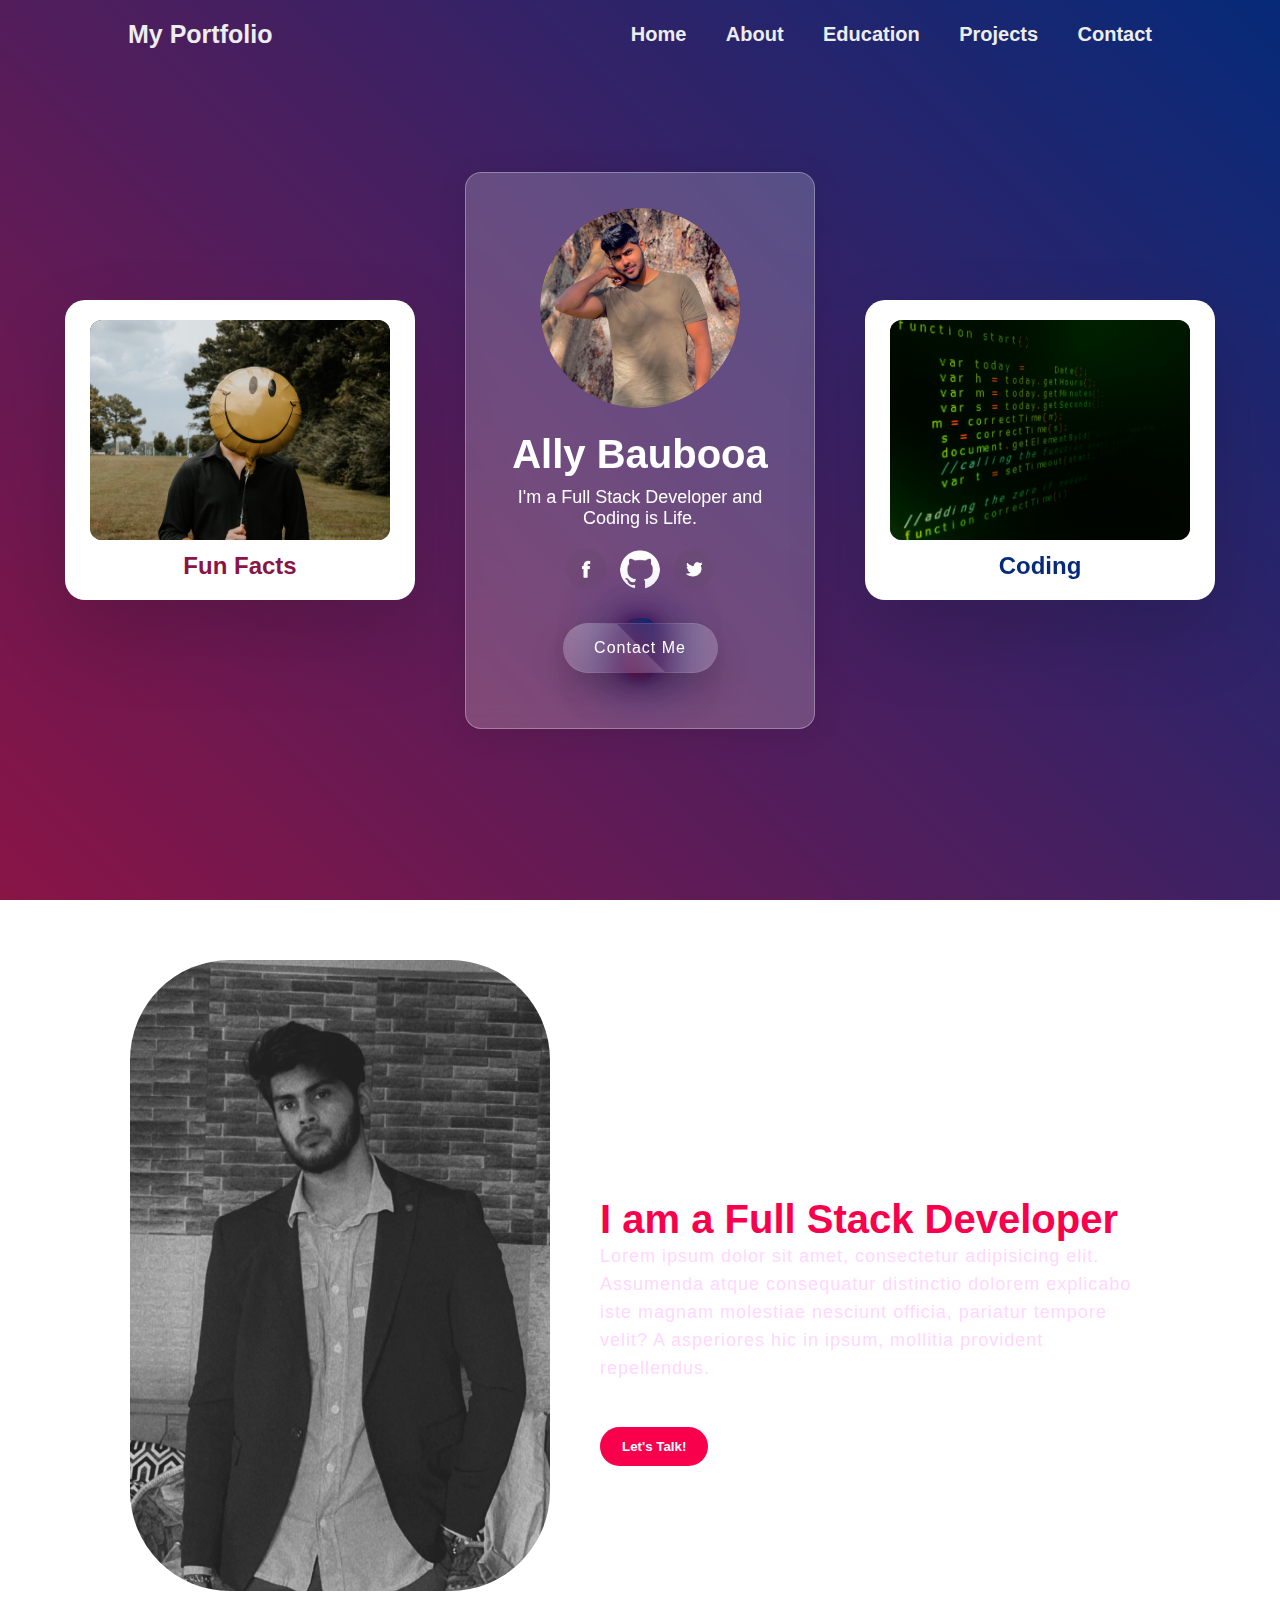
<file: templates/index.html>
<!DOCTYPE html>
<html>
<head>
    <meta name="viewport" content="width=device-width, initial-scale=1.0">
    <title>My Portfolio</title>
    <link rel="stylesheet" href="../static/style.css">
    <link rel="stylesheet" href="../static/nav.css">
    <link rel="stylesheet" href="../static/about.css">
</head>
<body>
<header class="header">
      <a href="#" class="logo">My Portfolio</a>

      <nav class="navbar">
          <a href="#home" class="active">Home</a>
          <a href="#about">About</a>
          <a href="#education">Education</a>
          <a href="projects.html">Projects</a>
          <a href="contact.html">Contact</a>
      </nav>
</header>

<section class="home" id="home">
<div class="container">
    <div class="card1" style="--clr:#891446">
        <div class="imgBx">
            <img src="../static/images/fun.jpg">
        </div>
        <div class="content">
            <h2>Fun Facts</h2>
            <p>Lorem ipsum dolor sit amet, consectetur adipisicing elit. A accusantium ad ducimus eligendi error eveniet illum molestias odio reiciendis saepe soluta, veritatis voluptas, voluptates. Doloribus esse incidunt itaque porro unde?</p>
            <a href="#about">Read More</a>
        </div>
    </div>
    <div class="card" data-tilt>
        <img src="../static/images/profilesized.png">
        <h2>Ally Baubooa</h2>
        <p>I'm a Full Stack Developer and Coding is Life. </p>
        <div class="links">
            <a href="https://www.facebook.com/allyhussein.baubooa"><img src="../static/images/facebook.png"></a>
            <a href="https://github.com/allybaubooa"><img src="../static/images/github-logo.png"></a>
            <a href="https://twitter.com/ally_wizzyboo"><img src="../static/images/twitter.png"></a>
        </div>
        <div class="container1">
            <div class="btn"><a href="#">Contact Me</a> </div>
        </div>
    </div>
    <div class="card1" style="--clr:#062A79">
        <div class="imgBx">
            <img src="../static/images/code.jpg">
        </div>
        <div class="content">
            <h2>Coding</h2>
            <p>Lorem ipsum dolor sit amet, consectetur adipisicing elit. A accusantium ad ducimus eligendi error eveniet illum molestias odio reiciendis saepe soluta, veritatis voluptas, voluptates. Doloribus esse incidunt itaque porro unde?</p>
            <a href="#about">Read More</a>
        </div>
    </div>
</div>
</section>

<section class="about-section" id="about">
    <div class="about-main">
        <img src="../static/images/ProfileImage.png">
        <div class="about-text">
        <h1>About Me</h1>
            <h5>I am a <span> Full Stack Developer</span></h5>
<!--            <div class="wrapper">-->
<!--                <div class="static-txt">I'm a</div>-->
<!--                <ul class="dynamic-texts">-->
<!--                    <li><span>Full Stack Developer</span></li>-->
<!--                    <li><span>Technician</span></li>-->
<!--                    <li><span>Data Analyst</span></li>-->
<!--                    <li><span>Freelancer</span></li>-->
<!--                </ul>-->
<!--            </div>-->
            <p>
                Lorem ipsum dolor sit amet, consectetur adipisicing elit.
                Assumenda atque consequatur distinctio dolorem explicabo iste magnam
                molestiae nesciunt officia, pariatur tempore velit? A asperiores hic in ipsum,
                mollitia provident repellendus.
            </p>
            <button type="button">Let's Talk!</button>
        </div>
    </div>
</section>

<!--<section class="education" id="education">-->
<!--    <h2 class="heading">My <span>Journey</span></h2>-->
<!--</section>-->

<script src="../static/vanilla-tilt.js"></script>
</body>
</html>
</file>
<file: static/nav.css>
.header {
  position: absolute;
  top: 0;
  left: 0;
  width: 100%;
  padding: 20px 10%;
  background: transparent;
  display: flex;
  justify-content: space-between;
  align-items: center;
  z-index: 100;
}

.logo{
  font-size: 25px;
  color: #ededed;
  text-decoration: none;
  font-weight: 600;
}

.navbar a {
  font-size: 20px;
  color: #ededed;
  text-decoration: none;
  font-weight: 550;
  margin-left: 35px;
}

.navbar a:hover{
  color: #891446;
}

.navbar a.active{
}

/*@media (min-width:300px) and (max-width: 1250px) {*/
/*.navbar a {*/
/*  font-weight: 550;*/
/*}*/

/*}*/
</file>
<file: static/about.css>
.about-section {
    /*display: flex;*/
    /*align-items: center;*/
    position: relative;
    background: linear-gradient(45deg, #000000, #062A79) no-repeat fixed;
    padding: 0;
    margin: 0;
    box-sizing: border-box;
    font-family: 'Poppins', sans-serif;
}

.about-section {
    width: 100%;
}

.about-section img{
    height: auto;
    width: 420px;
    border-radius: 100px;
}
.about-text{
    width: 550px;
}

.about-main{
  width: 100%;
  height: 100%;
  position: relative;
  display: flex;
  align-items: center;
  justify-content: center;
  flex-wrap: wrap;
  gap: 100px 50px;
  padding: 60px 50px;
}

.about-text h1{
    color: white;
    font-size: 80px;
    text-transform: capitalize;
    margin-bottom: 20px;
}

.about-text h5{
    color: #f9004c;
    font-size: 40px;
}

/*.wrapper{*/
/*    display: inline-flex;*/
/*    align-items: center;*/
/*}*/

/*.wrapper .static-txt{*/
/*    color: #fff;*/
/*    font-size: 40px;*/
/*    font-weight: 400;*/
/*}*/

/*.wrapper .dynamic-texts{*/
/*    margin-left: 15px;*/
/*    height: 90px;*/
/*    line-height: 90px;*/
/*    overflow: hidden;*/
/*}*/

/*.dynamic-texts li{*/
/*    color: #f9004c;*/
/*    list-style: none;*/
/*    font-size: 40px;*/
/*    font-weight: 500;*/
/*    position: relative;*/
/*    top: 0;*/
/*    animation: slide 6s steps(4) infinite;*/
/*}*/
/*@keyframes slide {*/
/*    100%{*/
/*        top: -360px;*/
/*    }*/
/*}*/

/*.dynamic-texts li span{*/
/*    position: relative;*/
/*}*/
/*.dynamic-texts li span::after{*/
/*    content: "";*/
/*    position: absolute;*/
/*    left: 0;*/
/*    height: 150%;*/
/*    width: 100%;*/
/*    background: linear-gradient(45deg, #000000, #062A79) no-repeat fixed;*/
/*    border-left: 2px solid #f9004c;*/
/*    animation: typing 1.5s steps(10) infinite;*/
/*}*/
/*@keyframes typing {*/
/*    100%{*/
/*        left: 100%;*/
/*        margin: 0 -35px 0 35px;*/
/*    }*/
/*}*/

.about-text p{
    color: #fcfc;
    letter-spacing: 1px;
    line-height: 28px;
    font-size: 18px;
    margin-bottom: 45px;
}

button{
    background: #f9004c;
    color: white;
    text-decoration: none;
    border: 2px solid transparent;
    font-weight: bold;
    padding: 10px 20px;
    border-radius: 30px;
    transition: .4s;
}

button:hover{
    background: transparent;
    border: 2px solid #f9004c;
    cursor: pointer;
}

@media (min-width:300px) and (max-width: 500px){
    .about-section img{
        width: 300px;
    }

    .about-text h1{
        font-size: 60px;
        margin-bottom: 20px;
    }

    .about-text h5{
        font-size: 30px;
    }

    .about-text{
        text-align: center;
    }
}

@media (max-width: 1120px){
    .about-main{
        gap: 20px 50px;
    }
}
</file>
<file: static/style.css>
/* Reset styles for consistent browser rendering */
* {
  box-sizing: border-box;
  margin: 0;
  padding: 0;
  font-family: 'Poppins', sans-serif;
  }

html{
  scroll-behavior: smooth;
}

body{
  justify-content: center;
  align-items: center;
  height: 100%;
  margin: 0;
}

.home {
  display: flex;
  justify-content: center;
  align-items: center;
  height: 100%;
  margin: 0;
  background: linear-gradient(45deg, #891446, #062A79) no-repeat fixed;
}

.container{
  width: 100%;
  height: 100vh;
  position: relative;
  display: flex;
  align-items: center;
  justify-content: center;
  flex-wrap: wrap;
  gap: 100px 50px;
  padding: 100px 50px;
}

.card{
  position: relative;
  width: 90%;
  max-width: 350px;
  color: #fff;
  text-align: center;
  padding: 35px 35px;
  border: 1px solid rgba(255,255,255,0.3);
  background: rgba(255,255,255,0.2);
  border-radius: 16px;
  box-shadow:0 4px 30px rgba(0,0,0,.1);
  backdrop-filter: blur(10px);
}

.card img{
  width: 200px;
  border-radius: 50%;
}

.card h2{
  font-size: 40px;
  font-weight: 600;
  margin-top: 20px;
}

.card p{
  font-size: 18px;
  margin: 10px auto;
  max-width: 330px;
}

.card .links img{
  width: 40px;
  border-radius: 50%;
  margin: 10px 5px;
  transition: 0.5s;
}

.card .links img:hover{
  background: #D6FFFF;
}

.container1{
  position: relative;
  display: inline-flex;
  justify-content: center;
  justify-items: center;
  width: 200px;
  height: 100%;
}

.container1 .btn{
  position: relative;
  width: 155px;
  height: 50px;
  margin: 20px;
}

.container1 .btn a{
  position: absolute;
  top: 0;
  left: 0;
  width: 100%;
  height: 100%;
  display: flex;
  justify-content: center;
  align-items: center;
  background: rgba(255,255,255,0.05);
  box-shadow: 0 15px 35px rgba(0,0,0,0.2);
  border-top: 1px solid rgba(255,255,255,0.1);
  border-bottom: 1px solid rgba(255,255,255,0.1);
  border-radius: 30px;
  color: #fff;
  z-index: 1;
  font-weight: 400;
  letter-spacing: 1px;
  text-decoration: none;
  overflow: hidden;
  transition: 0.5s;
  backdrop-filter: blur(15px);
}

.container1 .btn:hover a{
  letter-spacing: 3px;
}

.container1 .btn a::before{
  content: '';
  position: absolute;
  top: 0;
  left: 0;
  width: 50%;
  height: 100%;
  background: linear-gradient(to left, rgba(255,255,255,0.15),transparent);
  transform: skewX(45deg) translateX(0);
  transition: 0.5s;
}

.container1 .btn:hover a::before{
  transform: skewX(45deg)  translateX(200%);
}

.container1 .btn::before{
  content: '';
  position: absolute;
  left: 50%;
  transform: translateX(-50%);
  bottom: -5px;
  width: 30px;
  height: 50px;
  background: #891446;
  border-radius: 10px;
  transition: 0.5s;
  transition-delay: 0s;
}

.container1 .btn:hover::before{
  bottom: 0;
  height: 50%;
  width: 90%;
  border-radius: 30px;
  transition-delay: 0.5s;
}

.container1 .btn::after{
  content: '';
  position: absolute;
  left: 50%;
  transform: translateX(-50%);
  top: -5px;
  width: 30px;
  height: 50px;
  background: #891446;
  border-radius: 10px;
  transition: 0.5s;
  transition-delay: 0s;
}

.container1 .btn:hover::after{
  top: 0;
  height: 50%;
  width: 90%;
  border-radius: 30px;
  transition-delay: 0.5s;
}

.container1 .btn:nth-child(1)::before,
.container1 .btn:nth-child(1)::after{
  background: linear-gradient(45deg, #891446, #062A79);
  box-shadow: 0 0 5px #891446,
  0 0 15px #062A79,
  0 0 30px #891446,
  0 0 60px #062A79;
}

.container .card1{
  position: relative;
  display: flex;
  justify-content: center;
  align-items: flex-start;
  width: 350px;
  height: 300px;
  background: #fff;
  border-radius: 20px;
  box-shadow: 0 35px 80px rgba(0,0,0,0.15);
  transition: 0.5s;
}

.container .card1:hover{
}

.container .card1 .imgBx{
  position: absolute;
  top: 20px;
  width: 300px;
  height: 220px;
  background: #333;
  border-radius: 12px;
  overflow: hidden;
  transition: 0.5s;
}
.container .card1:hover .imgBx{
  top: -100px;
  scale: 0.75;
  box-shadow: 0 15px 45px rgba(0,0,0,0.2);
}

.container .card1 .imgBx img{
  position: absolute;
  top: 0;
  left: 0;
  width: 100%;
  height: 100%;
  object-fit: cover;
}

.container .card1 .content{
  position: absolute;
  top: 252px;
  width: 100%;
  padding: 0 30px;
  height: 30px;
  overflow: hidden;
  text-align: center;
  transition: 0.5s;
}

.container .card1:hover .content{
  top: 130px;
  height: 250px;
}

.container .card1 .content h2{
  font-size: 1.5em;
  font-weight: 700;
  color: var(--clr);
}

.container .card1 .content p{
  color: #333;
}

.container .card1 .content a{
  position: relative;
  top: 15px;
  display: inline-block;
  padding: 12px 25px;
  background:  var(--clr);
  color: #fff;
  font-weight: 500;
  text-decoration: none;
  border-radius: 8px;
}

@media (min-width:300px) and (max-width: 1250px){

  .container{
    height: 100%;
    gap: 100px 50px;
    padding: 200px 50px 70px;
  }

  .container .card1:hover{
  height: 355px;
}
}
</file>
